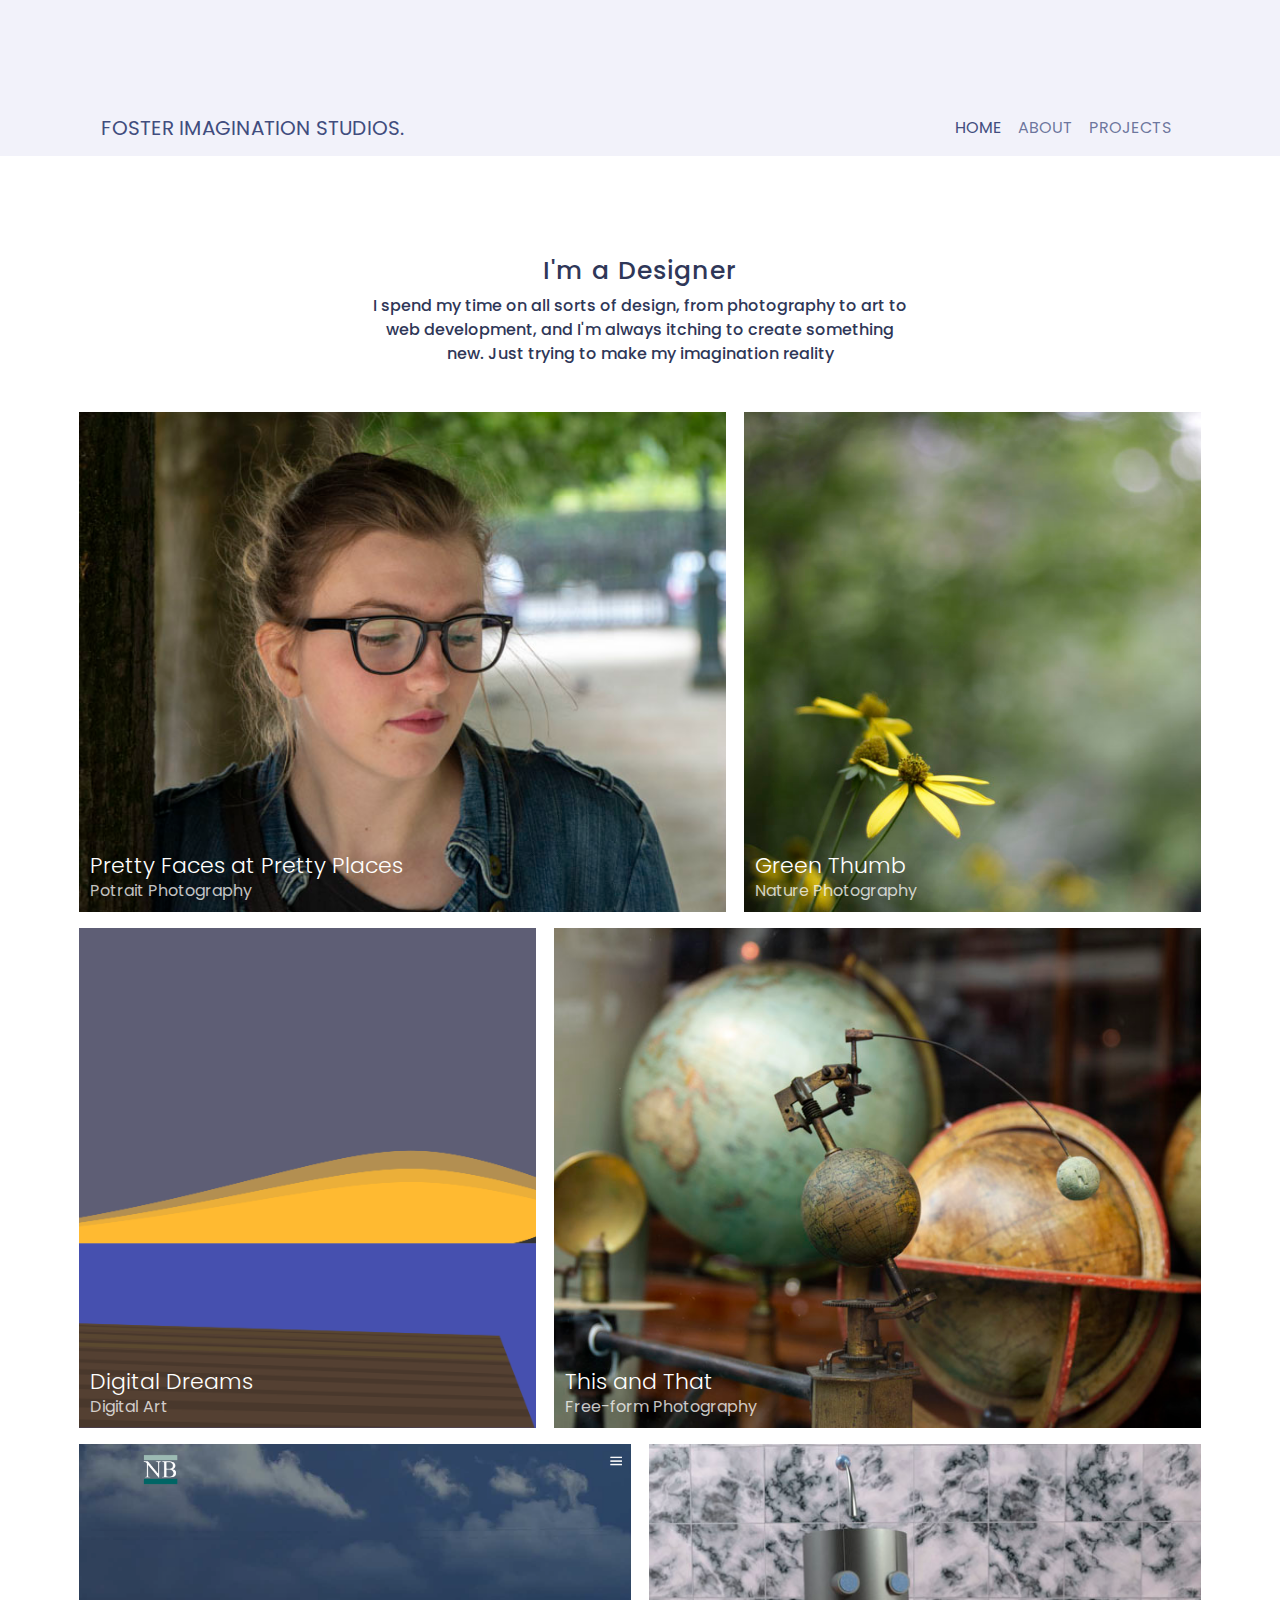
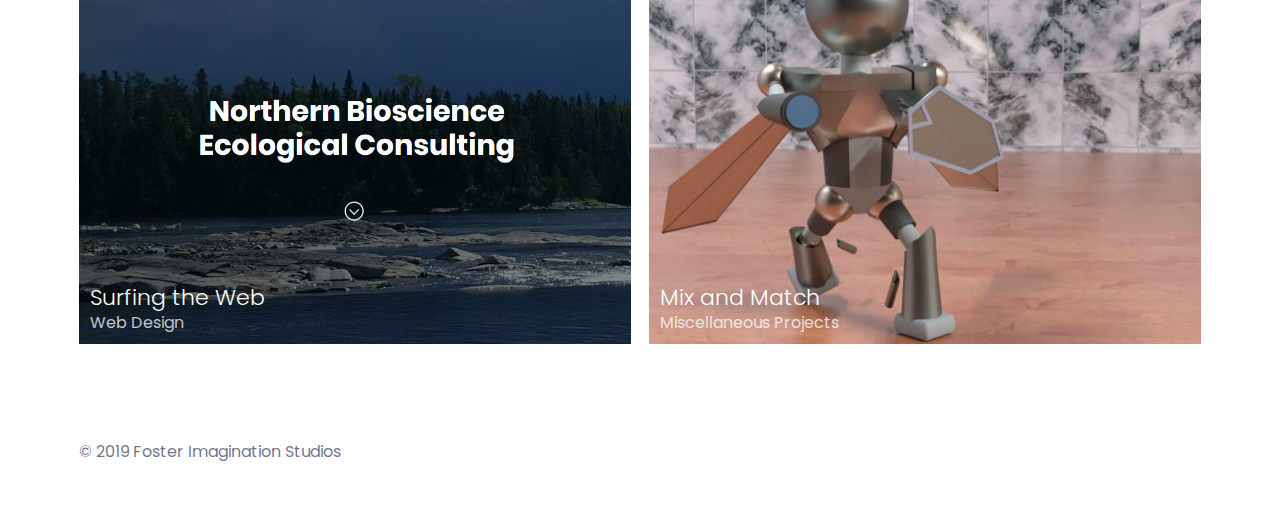
<file: index.html>
<!doctype html>
<html lang="en">

<head>
    <!-- Required meta tags -->
    <meta charset="utf-8">
    <meta name="viewport" content="width=device-width, initial-scale=1, shrink-to-fit=no">

    <!-- Bootstrap CSS -->
    <link rel="stylesheet" href="https://stackpath.bootstrapcdn.com/bootstrap/4.3.1/css/bootstrap.min.css" integrity="sha384-ggOyR0iXCbMQv3Xipma34MD+dH/1fQ784/j6cY/iJTQUOhcWr7x9JvoRxT2MZw1T" crossorigin="anonymous">

    <!-- My CSS -->
    <link rel="stylesheet" href="style.css">

    <!-- Fonts -->
    <link href="https://fonts.googleapis.com/css?family=Poppins:300, 400" rel="stylesheet">

    <!--Icons-->
    <link rel="stylesheet" href="https://use.fontawesome.com/releases/v5.8.1/css/all.css" integrity="sha384-50oBUHEmvpQ+1lW4y57PTFmhCaXp0ML5d60M1M7uH2+nqUivzIebhndOJK28anvf" crossorigin="anonymous">

    <link rel="apple-touch-icon" sizes="180x180" href="/apple-touch-icon.png">
    <link rel="icon" type="image/png" sizes="32x32" href="/favicon-32x32.png">
    <link rel="icon" type="image/png" sizes="16x16" href="/favicon-16x16.png">
    <link rel="manifest" href="/site.webmanifest">
    <link rel="mask-icon" href="/safari-pinned-tab.svg" color="#5bbad5">
    <meta name="msapplication-TileColor" content="#00aba9">
    <meta name="theme-color" content="#c97eff">


    <!-- Twitter Cards - Ref: https://davidwalsh.name/twitter-cards -->
    <meta name="twitter:card" content="summary">
    <meta name="twitter:url" content="https://undeadsquirtle.github.io/portfolio/">
    <meta name="twitter:title" content="Foster Imagination Studios">
    <meta name="twitter:description" content="Portfolio of Aelin Foster">
    <meta name="twitter:image" content="http://fosterimagination.com/img/logo.png">
    
    
    
    <!-- Global site tag (gtag.js) - Google Analytics -->
<script async src="https://www.googletagmanager.com/gtag/js?id=UA-138500403-1"></script>
<script>
  window.dataLayer = window.dataLayer || [];
  function gtag(){dataLayer.push(arguments);}
  gtag('js', new Date());

  gtag('config', 'UA-138500403-1');
</script>



    <title>Foster Imagination Studios</title>
</head>

<body>
    <div class="navigation header"></div>
    <div class="navigation sticky-top">
        <div class="container">
            <nav class="navbar navbar-expand-md">
                <a class="navbar-brand" href="index.html">FOSTER IMAGINATION STUDIOS.</a>
                <button class="navbar-toggler navbar-light" type="button" data-toggle="collapse" data-target="#navbarNavAltMarkup" aria-controls="navbarNavAltMarkup" aria-expanded="false" aria-label="Toggle navigation">
                    <span class="navbar-toggler-icon"></span>
                </button>
                <div class="collapse navbar-collapse" id="navbarNavAltMarkup">
                    <div class="navbar-nav ml-auto">
                        <a class="nav-item nav-link active" href="index.html">HOME <span class="sr-only">(current)</span></a>
                        <a class="nav-item nav-link" href="about.html">ABOUT</a>
                        <a class="nav-item nav-link" href="projects.html">PROJECTS</a>
                    </div>
                </div>
            </nav>
        </div>
    </div>
    <div class="container content">
        <div class="row intro">
            <div class="col-lg-3 col-md-2"></div>
            <div class="col-lg-6 col-md-8">
                <h2>I'm a Designer</h2>
                <p>I spend my time on all sorts of design, from photography to art to web development, and I'm always itching to create something new. Just trying to make my imagination reality</p>
            </div>
            <div class="col-lg-3 col-md-2"></div>
        </div>
        <div class="showcase">
            <div class="row gutter-fix">
                <div class="col-lg-7">
                    <a href="portraits.html" class="bg-img" style="background-image: url(img/eu-21.jpg);">
                        <div class="project-title">
                            <h2>Pretty Faces at Pretty Places</h2>
                            <p>Potrait Photography</p>
                        </div>
                    </a>
                </div>
                <div class="col-lg-5">
                    <a href="nature.html" class="bg-img" style="background-image: url(img/clear-05.jpg);">
                        <div class="project-title">
                            <h2>Green Thumb</h2>
                            <p>Nature Photography</p>
                        </div>
                    </a>
                </div>
                <div class="col-lg-5">
                    <a href="#" class="bg-img" style="background-image: url(img/art-01.png);">
                        <div class="project-title">
                            <h2>Digital Dreams</h2>
                            <p>Digital Art</p>
                        </div>
                    </a>
                </div>
                <div class="col-lg-7">
                    <a href="#" class="bg-img" style="background-image: url(img/eu-03.jpg);">
                        <div class="project-title">
                            <h2>This and That</h2>
                            <p>Free-form Photography</p>
                        </div>
                    </a>
                </div>
                <div class="col-lg-6">
                    <a href="#" class="bg-img" style="background-image: url(img/nb-1.png);">
                        <div class="project-title">
                            <h2>Surfing the Web</h2>
                            <p>Web Design</p>
                        </div>
                    </a>
                </div>
                <div class="col-lg-6">
                    <a href="misc.html" class="bg-img" style="background-image: url(img/misc-01.jpg);">
                        <div class="project-title">
                            <h2>Mix and Match</h2>
                            <p>Miscellaneous Projects</p>
                        </div>
                    </a>
                </div>
            </div>
        </div>
    </div>
    <footer>
        <div class="container">
            <div class="row gutter-fix">
                <div class="col-9">
                    <p>&copy; 2019 Foster Imagination Studios</p>
                </div>
                <div class="col-3">
                    <div class="d-flex flex-row-reverse">
                        <div>
                            <a class="social" href="https://www.instagram.com/ambfoster/" target="_blank">
                                <i class="fab fa-instagram"></i>
                            </a>
                        </div>
                        <div>
                            <a class="social" href="https://www.linkedin.com/in/ambfoster/" target="_blank">
                                <i class="fab fa-linkedin-in"></i>
                            </a>
                        </div>
                    </div>
                </div>
            </div>
        </div>
    </footer>

    <!-- Optional JavaScript -->
    <!-- jQuery first, then Popper.js, then Bootstrap JS -->
    <script src="https://code.jquery.com/jquery-3.3.1.slim.min.js" integrity="sha384-q8i/X+965DzO0rT7abK41JStQIAqVgRVzpbzo5smXKp4YfRvH+8abtTE1Pi6jizo" crossorigin="anonymous"></script>
    <script src="https://cdnjs.cloudflare.com/ajax/libs/popper.js/1.14.7/umd/popper.min.js" integrity="sha384-UO2eT0CpHqdSJQ6hJty5KVphtPhzWj9WO1clHTMGa3JDZwrnQq4sF86dIHNDz0W1" crossorigin="anonymous"></script>
    <script src="https://stackpath.bootstrapcdn.com/bootstrap/4.3.1/js/bootstrap.min.js" integrity="sha384-JjSmVgyd0p3pXB1rRibZUAYoIIy6OrQ6VrjIEaFf/nJGzIxFDsf4x0xIM+B07jRM" crossorigin="anonymous"></script>
</body>

</html>
</file>
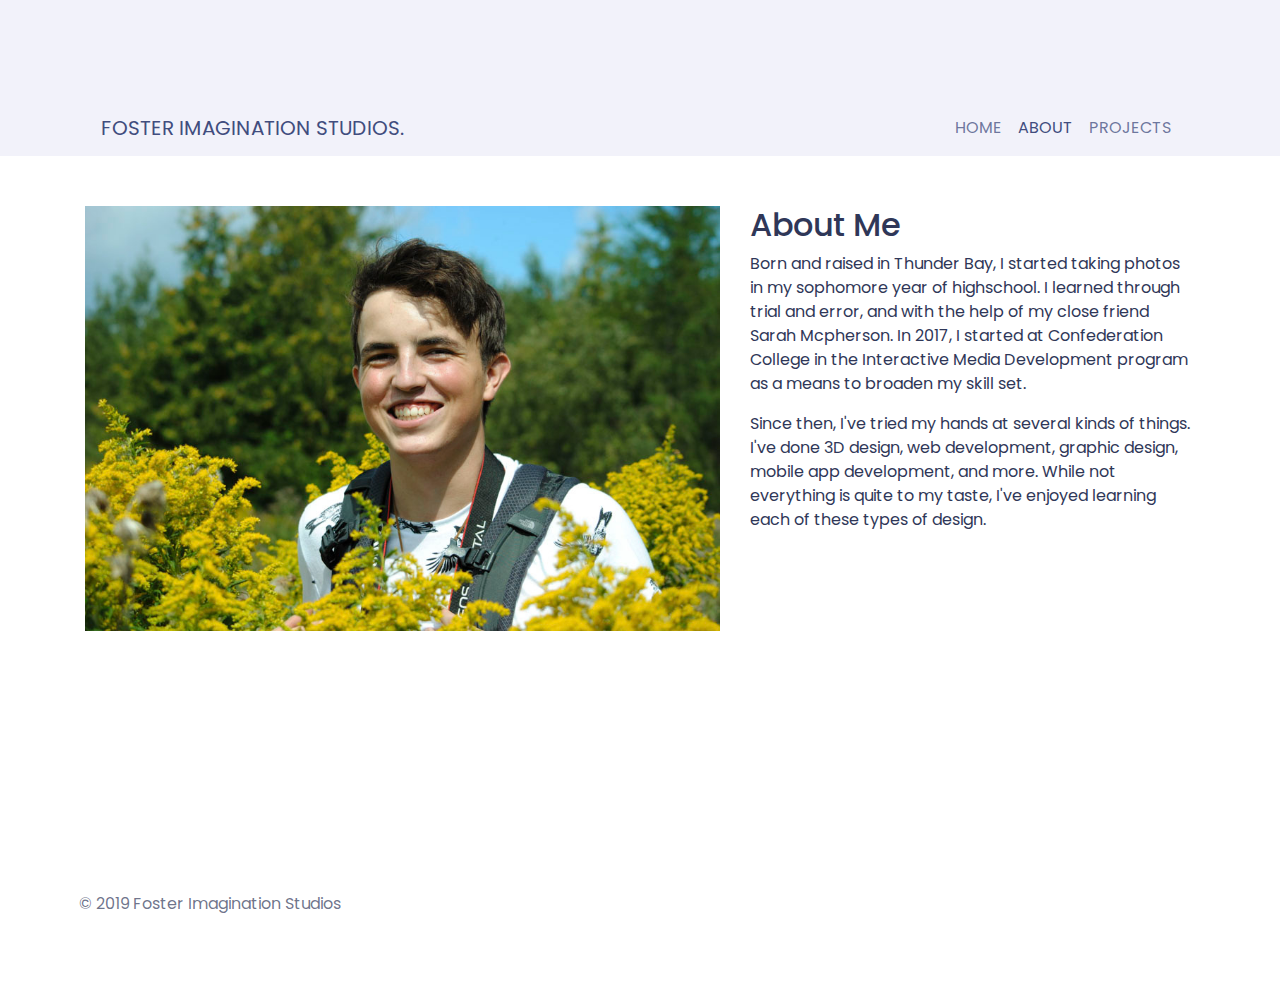
<file: about.html>
<!doctype html>
<html lang="en">

<head>
    <!-- Required meta tags -->
    <meta charset="utf-8">
    <meta name="viewport" content="width=device-width, initial-scale=1, shrink-to-fit=no">

    <!-- Bootstrap CSS -->
    <link rel="stylesheet" href="https://stackpath.bootstrapcdn.com/bootstrap/4.3.1/css/bootstrap.min.css" integrity="sha384-ggOyR0iXCbMQv3Xipma34MD+dH/1fQ784/j6cY/iJTQUOhcWr7x9JvoRxT2MZw1T" crossorigin="anonymous">

    <!-- My CSS -->
    <link rel="stylesheet" href="style.css">

    <!-- Fonts -->
    <link href="https://fonts.googleapis.com/css?family=Poppins:300, 400" rel="stylesheet">

    <!--Icons-->
    <link rel="stylesheet" href="https://use.fontawesome.com/releases/v5.8.1/css/all.css" integrity="sha384-50oBUHEmvpQ+1lW4y57PTFmhCaXp0ML5d60M1M7uH2+nqUivzIebhndOJK28anvf" crossorigin="anonymous">

  
    <link rel="apple-touch-icon" sizes="180x180" href="/apple-touch-icon.png">
    <link rel="icon" type="image/png" sizes="32x32" href="/favicon-32x32.png">
    <link rel="icon" type="image/png" sizes="16x16" href="/favicon-16x16.png">
    <link rel="manifest" href="/site.webmanifest">
    <link rel="mask-icon" href="/safari-pinned-tab.svg" color="#5bbad5">
    <meta name="msapplication-TileColor" content="#00aba9">
    <meta name="theme-color" content="#c97eff">
   
   
    <title>About | FI Studios</title>
</head>

<body>
    <div class="navigation header"></div>
    <div class="navigation sticky-top">
        <div class="container">
            <nav class="navbar navbar-expand-md">
                <a class="navbar-brand" href="#">FOSTER IMAGINATION STUDIOS.</a>
                <button class="navbar-toggler navbar-light" type="button" data-toggle="collapse" data-target="#navbarNavAltMarkup" aria-controls="navbarNavAltMarkup" aria-expanded="false" aria-label="Toggle navigation">
                    <span class="navbar-toggler-icon"></span>
                </button>
                <div class="collapse navbar-collapse" id="navbarNavAltMarkup">
                    <div class="navbar-nav ml-auto">
                        <a class="nav-item nav-link" href="index.html">HOME</a>
                        <a class="nav-item nav-link active" href="about.html">ABOUT <span class="sr-only">(current)</span></a>
                        <a class="nav-item nav-link" href="projects.html">PROJECTS</a>
                    </div>
                </div>
            </nav>
        </div>
    </div>
    <div class="container content about">
        <div class="row">
            <div class="col-lg-7">
                <img src="img/me.jpg" class="img-fluid profile-img" alt="Adam Foster">
            </div>
            <div class="col-lg-5">
                <h2>About Me</h2>
                <p>Born and raised in Thunder Bay, I started taking photos in my sophomore year of highschool. I learned through trial and error, and with the help of my close friend Sarah Mcpherson. In 2017, I started at Confederation College in the Interactive Media Development program as a means to broaden my skill set.</p>
                <p>Since then, I've tried my hands at several kinds of things. I've done 3D design, web development, graphic design, mobile app development, and more. While not everything is quite to my taste, I've enjoyed learning each of these types of design.</p>
            </div>
        </div>
        <div class="contact">
        <h2><br></h2>
        <h2><br></h2>
        <h2><br></h2>
        </div>
    </div>
    <footer>
        <div class="container">
            <div class="row gutter-fix">
                <div class="col-9">
                    <p>&copy; 2019 Foster Imagination Studios</p>
                </div>
                <div class="col-3">
                    <div class="d-flex flex-row-reverse">
                        <div>
                            <a class="social" href="https://www.instagram.com/ambfoster/" target="_blank">
                                <i class="fab fa-instagram"></i>
                            </a>
                        </div>
                        <div>
                            <a class="social" href="https://www.linkedin.com/in/ambfoster/" target="_blank">
                                <i class="fab fa-linkedin-in"></i>
                            </a>
                        </div>
                    </div>
                </div>
            </div>
        </div>
    </footer>

    <!-- Optional JavaScript -->
    <!-- jQuery first, then Popper.js, then Bootstrap JS -->
    <script src="https://code.jquery.com/jquery-3.3.1.slim.min.js" integrity="sha384-q8i/X+965DzO0rT7abK41JStQIAqVgRVzpbzo5smXKp4YfRvH+8abtTE1Pi6jizo" crossorigin="anonymous"></script>
    <script src="https://cdnjs.cloudflare.com/ajax/libs/popper.js/1.14.7/umd/popper.min.js" integrity="sha384-UO2eT0CpHqdSJQ6hJty5KVphtPhzWj9WO1clHTMGa3JDZwrnQq4sF86dIHNDz0W1" crossorigin="anonymous"></script>
    <script src="https://stackpath.bootstrapcdn.com/bootstrap/4.3.1/js/bootstrap.min.js" integrity="sha384-JjSmVgyd0p3pXB1rRibZUAYoIIy6OrQ6VrjIEaFf/nJGzIxFDsf4x0xIM+B07jRM" crossorigin="anonymous"></script>
</body>

</html>
</file>
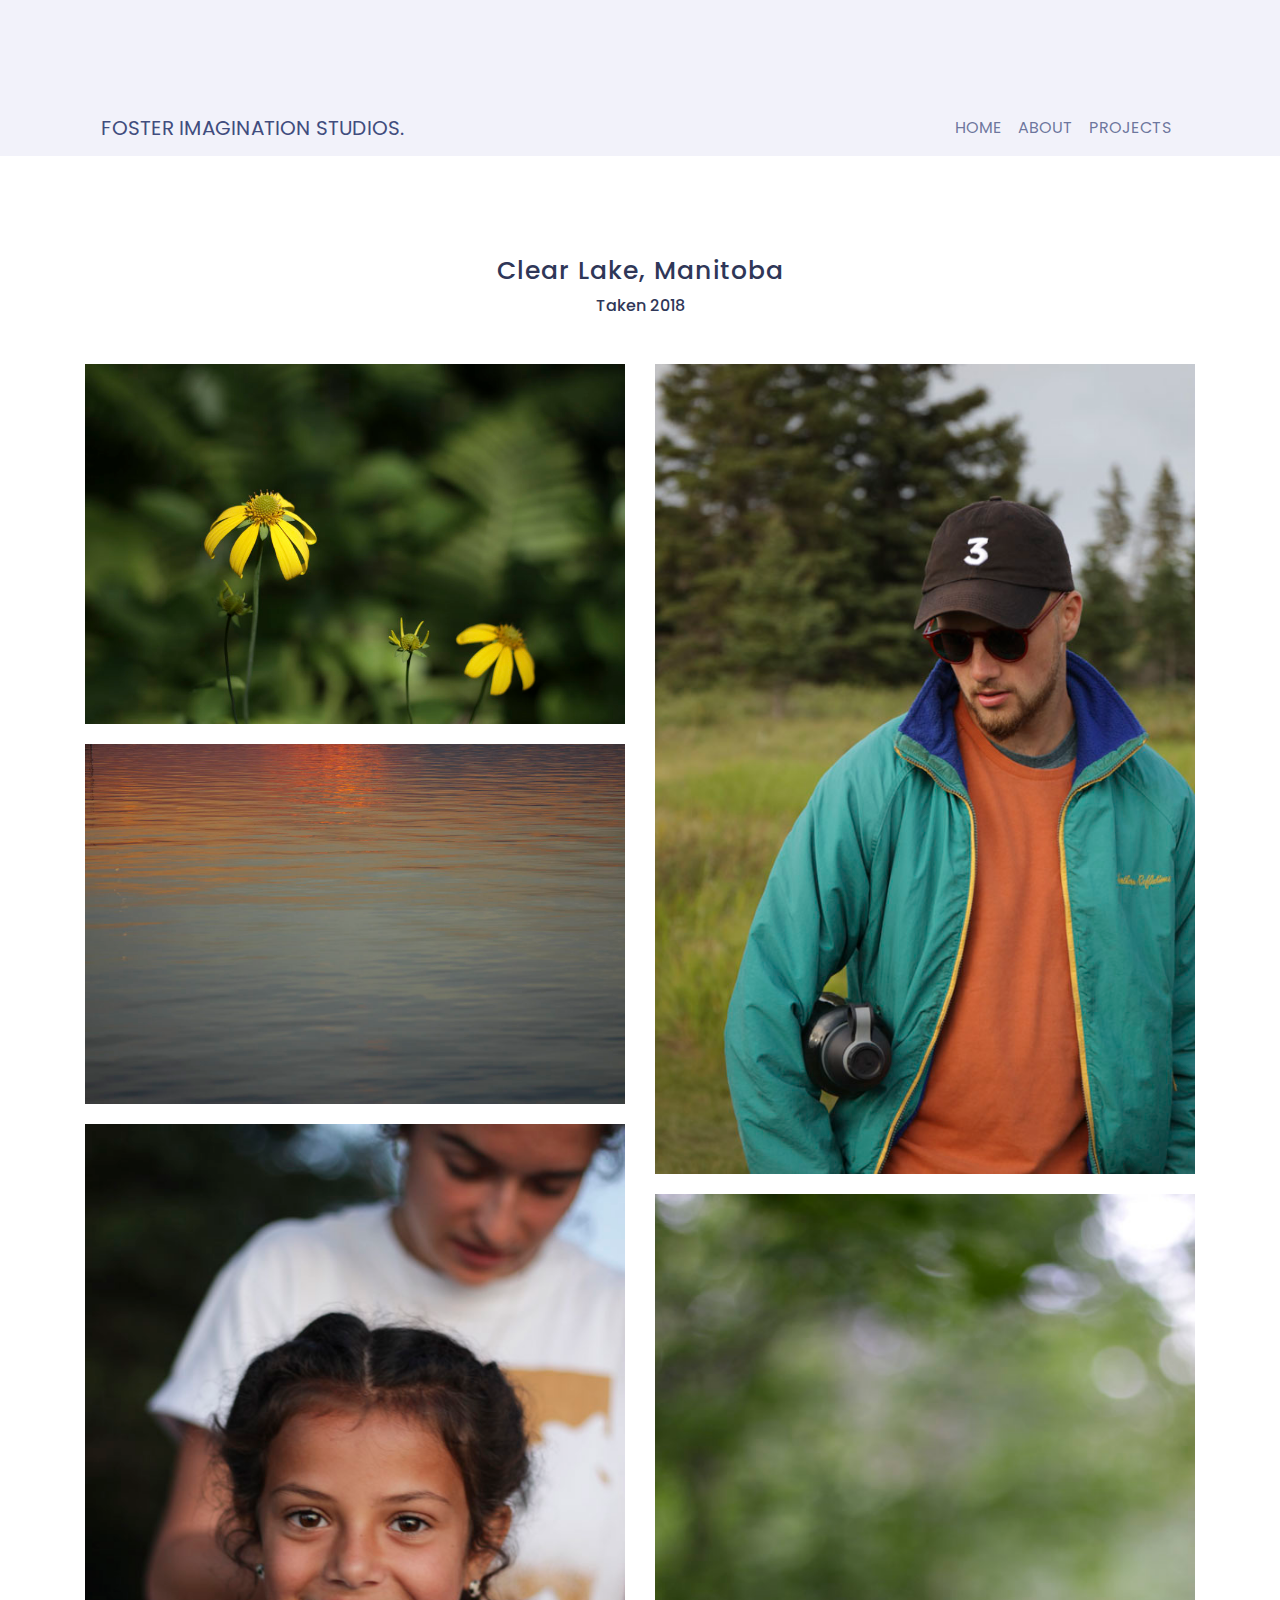
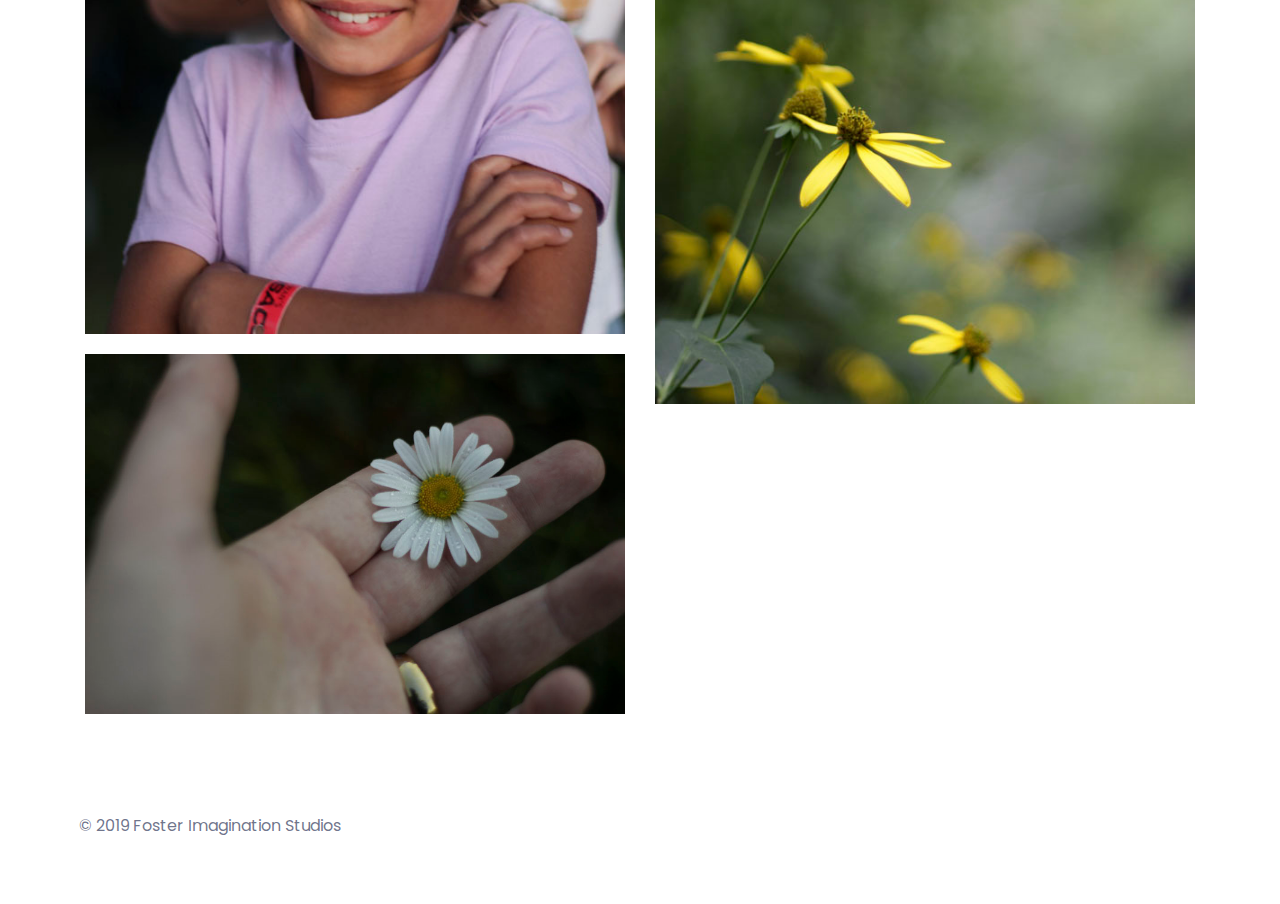
<file: clear.html>
<!doctype html>
<html lang="en">

<head>
    <!-- Required meta tags -->
    <meta charset="utf-8">
    <meta name="viewport" content="width=device-width, initial-scale=1, shrink-to-fit=no">

    <!-- Bootstrap CSS -->
    <link rel="stylesheet" href="https://stackpath.bootstrapcdn.com/bootstrap/4.3.1/css/bootstrap.min.css" integrity="sha384-ggOyR0iXCbMQv3Xipma34MD+dH/1fQ784/j6cY/iJTQUOhcWr7x9JvoRxT2MZw1T" crossorigin="anonymous">

    <!-- My CSS -->
    <link rel="stylesheet" href="style.css">

    <!-- Fonts -->
    <link href="https://fonts.googleapis.com/css?family=Poppins:300, 400" rel="stylesheet">

    <!--Icons-->
    <link rel="stylesheet" href="https://use.fontawesome.com/releases/v5.8.1/css/all.css" integrity="sha384-50oBUHEmvpQ+1lW4y57PTFmhCaXp0ML5d60M1M7uH2+nqUivzIebhndOJK28anvf" crossorigin="anonymous">

    <link rel="apple-touch-icon" sizes="180x180" href="/apple-touch-icon.png">
    <link rel="icon" type="image/png" sizes="32x32" href="/favicon-32x32.png">
    <link rel="icon" type="image/png" sizes="16x16" href="/favicon-16x16.png">
    <link rel="manifest" href="/site.webmanifest">
    <link rel="mask-icon" href="/safari-pinned-tab.svg" color="#5bbad5">
    <meta name="msapplication-TileColor" content="#00aba9">
    <meta name="theme-color" content="#c97eff">

    <title>Foster Imagination Studios</title>
</head>

<body>
    <div class="navigation header"></div>
    <div class="navigation sticky-top">
        <div class="container">
            <nav class="navbar navbar-expand-md">
                <a class="navbar-brand" href="index.html">FOSTER IMAGINATION STUDIOS.</a>
                <button class="navbar-toggler navbar-light" type="button" data-toggle="collapse" data-target="#navbarNavAltMarkup" aria-controls="navbarNavAltMarkup" aria-expanded="false" aria-label="Toggle navigation">
                    <span class="navbar-toggler-icon"></span>
                </button>
                <div class="collapse navbar-collapse" id="navbarNavAltMarkup">
                    <div class="navbar-nav ml-auto">
                        <a class="nav-item nav-link" href="index.html">HOME</a>
                        <a class="nav-item nav-link" href="about.html">ABOUT</a>
                        <a class="nav-item nav-link" href="projects.html">PROJECTS</a>
                    </div>
                </div>
            </nav>
        </div>
    </div>
    <div class="container content">
        <div class="row intro">
            <div class="col-lg-3 col-md-2"></div>
            <div class="col-lg-6 col-md-8">
                <h2>Clear Lake, Manitoba</h2>
                <p>Taken 2018</p>
            </div>
            <div class="col-lg-3 col-md-2"></div>
        </div>
        <div class="showcase">
            <div class="row ">
                <div class="col-md-6">
                    <img class="photos" src="img/clear-01.jpg">
                    <img class="photos" src="img/clear-02.jpg">
                    <img class="photos" src="img/clear-03.jpg">
                    <img class="photos" src="img/clear-06.jpg">
                </div>
                <div class="col-md-6">
                    <img class="photos" src="img/clear-04.jpg">
                    <img class="photos" src="img/clear-05.jpg">
                </div>
            </div>
        </div>
    </div>
    <footer>
        <div class="container">
            <div class="row gutter-fix">
                <div class="col-9">
                    <p>&copy; 2019 Foster Imagination Studios</p>
                </div>
                <div class="col-3">
                    <div class="d-flex flex-row-reverse">
                        <div>
                            <a class="social" href="https://www.instagram.com/ambfoster/" target="_blank">
                                <i class="fab fa-instagram"></i>
                            </a>
                        </div>
                        <div>
                            <a class="social" href="https://www.linkedin.com/in/ambfoster/" target="_blank">
                                <i class="fab fa-linkedin-in"></i>
                            </a>
                        </div>
                    </div>
                </div>
            </div>
        </div>
    </footer>

    <!-- Optional JavaScript -->
    <!-- jQuery first, then Popper.js, then Bootstrap JS -->
    <script src="https://code.jquery.com/jquery-3.3.1.slim.min.js" integrity="sha384-q8i/X+965DzO0rT7abK41JStQIAqVgRVzpbzo5smXKp4YfRvH+8abtTE1Pi6jizo" crossorigin="anonymous"></script>
    <script src="https://cdnjs.cloudflare.com/ajax/libs/popper.js/1.14.7/umd/popper.min.js" integrity="sha384-UO2eT0CpHqdSJQ6hJty5KVphtPhzWj9WO1clHTMGa3JDZwrnQq4sF86dIHNDz0W1" crossorigin="anonymous"></script>
    <script src="https://stackpath.bootstrapcdn.com/bootstrap/4.3.1/js/bootstrap.min.js" integrity="sha384-JjSmVgyd0p3pXB1rRibZUAYoIIy6OrQ6VrjIEaFf/nJGzIxFDsf4x0xIM+B07jRM" crossorigin="anonymous"></script>
</body>

</html>
</file>
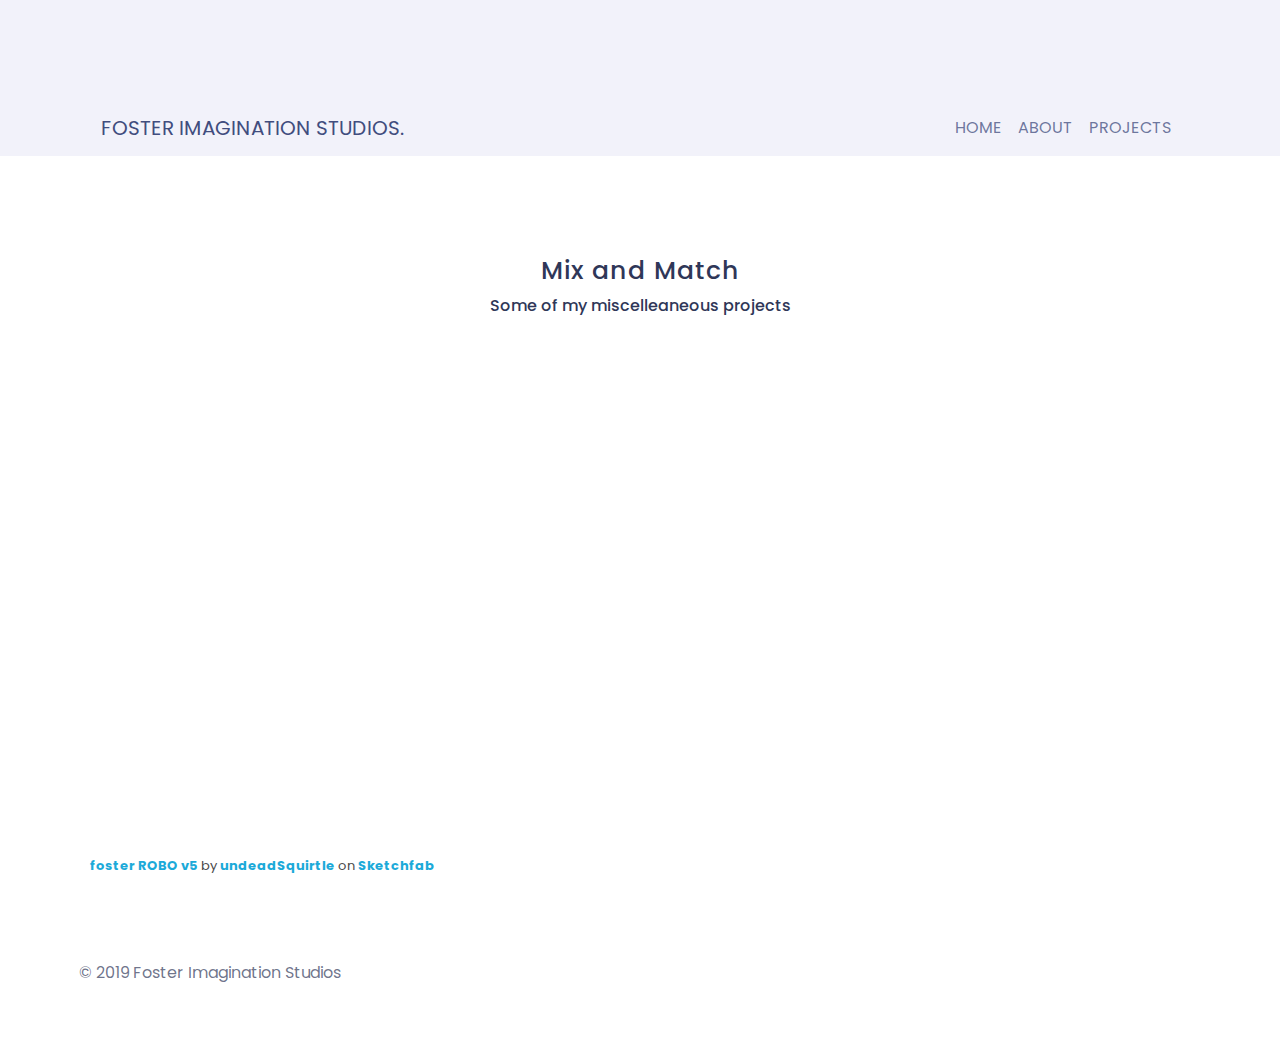
<file: misc.html>
<!doctype html>
<html lang="en">

<head>
    <!-- Required meta tags -->
    <meta charset="utf-8">
    <meta name="viewport" content="width=device-width, initial-scale=1, shrink-to-fit=no">

    <!-- Bootstrap CSS -->
    <link rel="stylesheet" href="https://stackpath.bootstrapcdn.com/bootstrap/4.3.1/css/bootstrap.min.css" integrity="sha384-ggOyR0iXCbMQv3Xipma34MD+dH/1fQ784/j6cY/iJTQUOhcWr7x9JvoRxT2MZw1T" crossorigin="anonymous">

    <!-- My CSS -->
    <link rel="stylesheet" href="style.css">

    <!-- Fonts -->
    <link href="https://fonts.googleapis.com/css?family=Poppins:300, 400" rel="stylesheet">

    <!--Icons-->
    <link rel="stylesheet" href="https://use.fontawesome.com/releases/v5.8.1/css/all.css" integrity="sha384-50oBUHEmvpQ+1lW4y57PTFmhCaXp0ML5d60M1M7uH2+nqUivzIebhndOJK28anvf" crossorigin="anonymous">

    <link rel="apple-touch-icon" sizes="180x180" href="/apple-touch-icon.png">
    <link rel="icon" type="image/png" sizes="32x32" href="/favicon-32x32.png">
    <link rel="icon" type="image/png" sizes="16x16" href="/favicon-16x16.png">
    <link rel="manifest" href="/site.webmanifest">
    <link rel="mask-icon" href="/safari-pinned-tab.svg" color="#5bbad5">
    <meta name="msapplication-TileColor" content="#00aba9">
    <meta name="theme-color" content="#c97eff">

    <title>Foster Imagination Studios</title>
</head>

<body>
    <div class="navigation header"></div>
    <div class="navigation sticky-top">
        <div class="container">
            <nav class="navbar navbar-expand-md">
                <a class="navbar-brand" href="index.html">FOSTER IMAGINATION STUDIOS.</a>
                <button class="navbar-toggler navbar-light" type="button" data-toggle="collapse" data-target="#navbarNavAltMarkup" aria-controls="navbarNavAltMarkup" aria-expanded="false" aria-label="Toggle navigation">
                    <span class="navbar-toggler-icon"></span>
                </button>
                <div class="collapse navbar-collapse" id="navbarNavAltMarkup">
                    <div class="navbar-nav ml-auto">
                        <a class="nav-item nav-link" href="index.html">HOME</a>
                        <a class="nav-item nav-link" href="about.html">ABOUT</a>
                        <a class="nav-item nav-link" href="projects.html">PROJECTS</a>
                    </div>
                </div>
            </nav>
        </div>
    </div>
    <div class="container content">
        <div class="row intro">
            <div class="col-lg-3 col-md-2"></div>
            <div class="col-lg-6 col-md-8">
                <h2>Mix and Match</h2>
                <p>Some of my miscelleaneous projects</p>
            </div>
            <div class="col-lg-3 col-md-2"></div>
        </div>
        <div class="showcase">
            <div class="row ">
                <div class="col-md-6">
                    <div class="sketchfab-embed-wrapper"><iframe width="640" height="480" src="https://sketchfab.com/models/e795cba757624621b0533b30898c7c34/embed" frameborder="0" allow="autoplay; fullscreen; vr" mozallowfullscreen="true" webkitallowfullscreen="true"></iframe>

                        <p style="font-size: 13px; font-weight: normal; margin: 5px; color: #4A4A4A;">
                            <a href="https://sketchfab.com/3d-models/foster-robo-v5-e795cba757624621b0533b30898c7c34?utm_medium=embed&utm_source=website&utm_campaign=share-popup" target="_blank" style="font-weight: bold; color: #1CAAD9;">foster ROBO v5</a>
                            by <a href="https://sketchfab.com/undeadSquirtle?utm_medium=embed&utm_source=website&utm_campaign=share-popup" target="_blank" style="font-weight: bold; color: #1CAAD9;">undeadSquirtle</a>
                            on <a href="https://sketchfab.com?utm_medium=embed&utm_source=website&utm_campaign=share-popup" target="_blank" style="font-weight: bold; color: #1CAAD9;">Sketchfab</a>
                        </p>
                    </div>
                </div>
            </div>
        </div>
    </div>
    <footer>
        <div class="container">
            <div class="row gutter-fix">
                <div class="col-9">
                    <p>&copy; 2019 Foster Imagination Studios</p>
                </div>
                <div class="col-3">
                    <div class="d-flex flex-row-reverse">
                        <div>
                            <a class="social" href="https://www.instagram.com/ambfoster/" target="_blank">
                                <i class="fab fa-instagram"></i>
                            </a>
                        </div>
                        <div>
                            <a class="social" href="https://www.linkedin.com/in/ambfoster/" target="_blank">
                                <i class="fab fa-linkedin-in"></i>
                            </a>
                        </div>
                    </div>
                </div>
            </div>
        </div>
    </footer>

    <!-- Optional JavaScript -->
    <!-- jQuery first, then Popper.js, then Bootstrap JS -->
    <script src="https://code.jquery.com/jquery-3.3.1.slim.min.js" integrity="sha384-q8i/X+965DzO0rT7abK41JStQIAqVgRVzpbzo5smXKp4YfRvH+8abtTE1Pi6jizo" crossorigin="anonymous"></script>
    <script src="https://cdnjs.cloudflare.com/ajax/libs/popper.js/1.14.7/umd/popper.min.js" integrity="sha384-UO2eT0CpHqdSJQ6hJty5KVphtPhzWj9WO1clHTMGa3JDZwrnQq4sF86dIHNDz0W1" crossorigin="anonymous"></script>
    <script src="https://stackpath.bootstrapcdn.com/bootstrap/4.3.1/js/bootstrap.min.js" integrity="sha384-JjSmVgyd0p3pXB1rRibZUAYoIIy6OrQ6VrjIEaFf/nJGzIxFDsf4x0xIM+B07jRM" crossorigin="anonymous"></script>
</body>

</html>
</file>
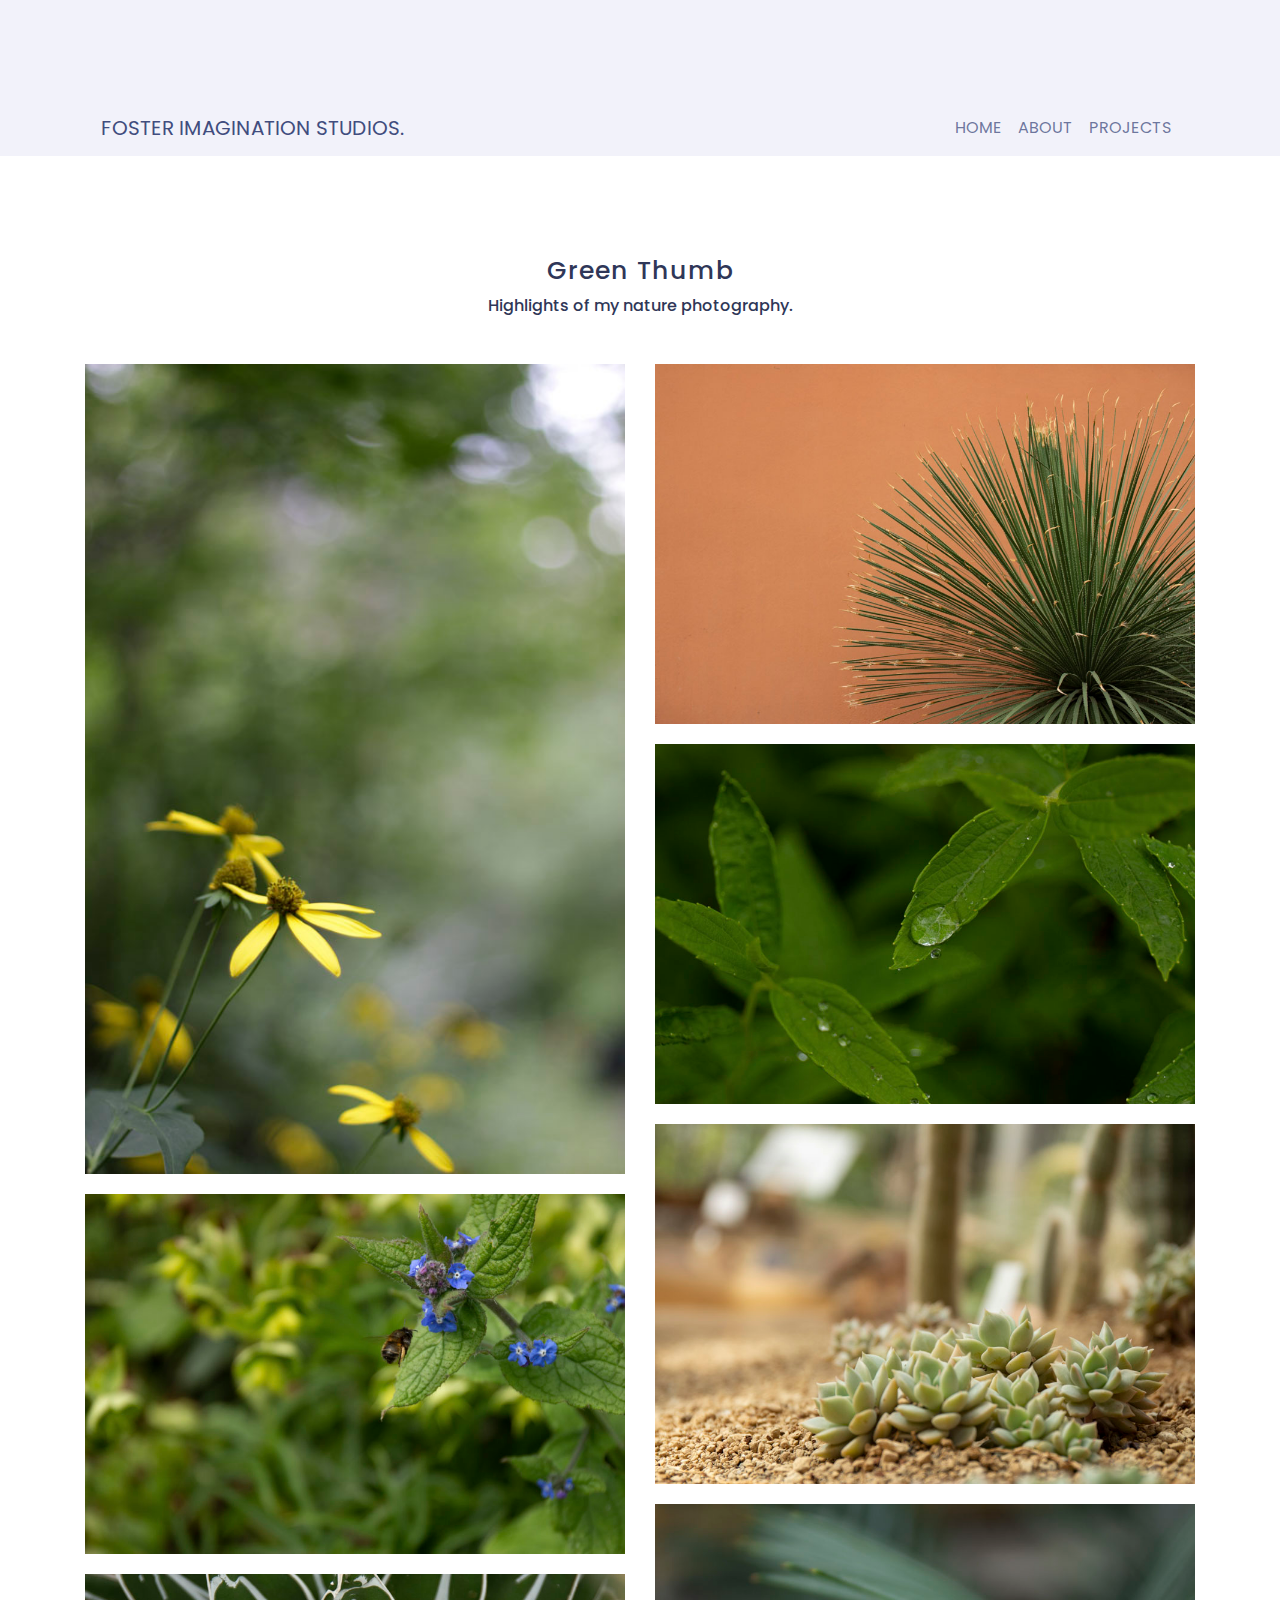
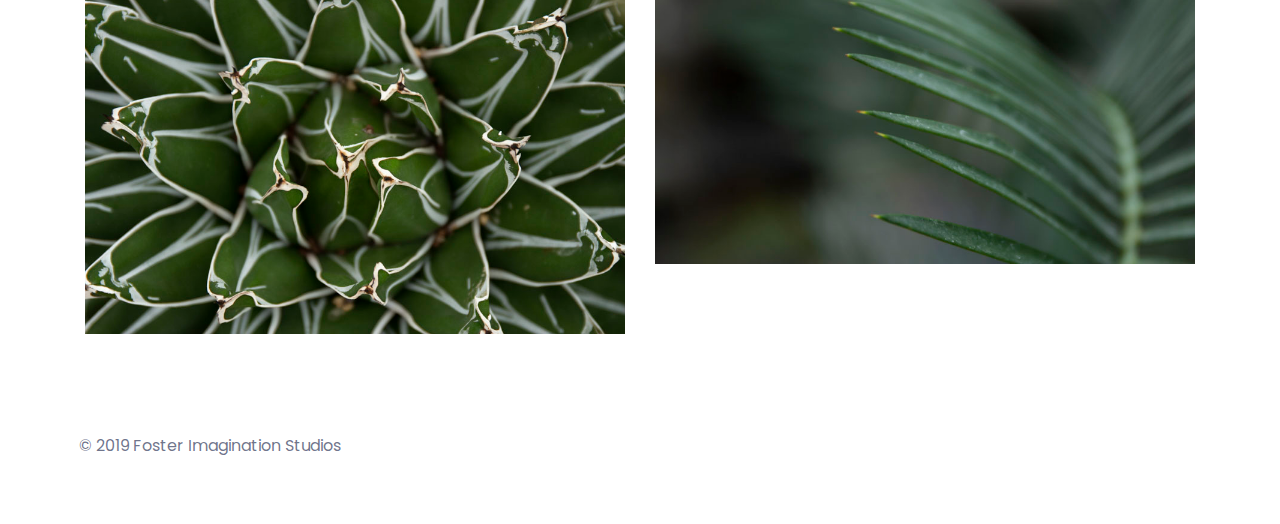
<file: nature.html>
<!doctype html>
<html lang="en">

<head>
    <!-- Required meta tags -->
    <meta charset="utf-8">
    <meta name="viewport" content="width=device-width, initial-scale=1, shrink-to-fit=no">

    <!-- Bootstrap CSS -->
    <link rel="stylesheet" href="https://stackpath.bootstrapcdn.com/bootstrap/4.3.1/css/bootstrap.min.css" integrity="sha384-ggOyR0iXCbMQv3Xipma34MD+dH/1fQ784/j6cY/iJTQUOhcWr7x9JvoRxT2MZw1T" crossorigin="anonymous">

    <!-- My CSS -->
    <link rel="stylesheet" href="style.css">

    <!-- Fonts -->
    <link href="https://fonts.googleapis.com/css?family=Poppins:300, 400" rel="stylesheet">

    <!--Icons-->
    <link rel="stylesheet" href="https://use.fontawesome.com/releases/v5.8.1/css/all.css" integrity="sha384-50oBUHEmvpQ+1lW4y57PTFmhCaXp0ML5d60M1M7uH2+nqUivzIebhndOJK28anvf" crossorigin="anonymous">

    <link rel="apple-touch-icon" sizes="180x180" href="/apple-touch-icon.png">
    <link rel="icon" type="image/png" sizes="32x32" href="/favicon-32x32.png">
    <link rel="icon" type="image/png" sizes="16x16" href="/favicon-16x16.png">
    <link rel="manifest" href="/site.webmanifest">
    <link rel="mask-icon" href="/safari-pinned-tab.svg" color="#5bbad5">
    <meta name="msapplication-TileColor" content="#00aba9">
    <meta name="theme-color" content="#c97eff">

    <title>Foster Imagination Studios</title>
</head>

<body>
    <div class="navigation header"></div>
    <div class="navigation sticky-top">
        <div class="container">
            <nav class="navbar navbar-expand-md">
                <a class="navbar-brand" href="index.html">FOSTER IMAGINATION STUDIOS.</a>
                <button class="navbar-toggler navbar-light" type="button" data-toggle="collapse" data-target="#navbarNavAltMarkup" aria-controls="navbarNavAltMarkup" aria-expanded="false" aria-label="Toggle navigation">
                    <span class="navbar-toggler-icon"></span>
                </button>
                <div class="collapse navbar-collapse" id="navbarNavAltMarkup">
                    <div class="navbar-nav ml-auto">
                        <a class="nav-item nav-link" href="index.html">HOME</a>
                        <a class="nav-item nav-link" href="about.html">ABOUT</a>
                        <a class="nav-item nav-link" href="projects.html">PROJECTS</a>
                    </div>
                </div>
            </nav>
        </div>
    </div>
    <div class="container content">
        <div class="row intro">
            <div class="col-lg-3 col-md-2"></div>
            <div class="col-lg-6 col-md-8">
                <h2>Green Thumb</h2>
                <p>Highlights of my nature photography.</p>
            </div>
            <div class="col-lg-3 col-md-2"></div>
        </div>
        <div class="showcase">
            <div class="row ">
                <div class="col-md-6">
                    <img class="photos" src="img/clear-05.jpg">
                    <img class="photos" src="img/eu-08.jpg">
                    <img class="photos" src="img/eu-11.jpg">
                </div>
                <div class="col-md-6">
                    <img class="photos" src="img/eu-12.jpg">
                    <img class="photos" src="img/eu-14.jpg">
                    <img class="photos" src="img/eu-10.jpg">
                    <img class="photos" src="img/eu-09.jpg">
                </div>
            </div>
        </div>
    </div>
    <footer>
        <div class="container">
            <div class="row gutter-fix">
                <div class="col-9">
                    <p>&copy; 2019 Foster Imagination Studios</p>
                </div>
                <div class="col-3">
                    <div class="d-flex flex-row-reverse">
                        <div>
                            <a class="social" href="https://www.instagram.com/ambfoster/" target="_blank">
                                <i class="fab fa-instagram"></i>
                            </a>
                        </div>
                        <div>
                            <a class="social" href="https://www.linkedin.com/in/ambfoster/" target="_blank">
                                <i class="fab fa-linkedin-in"></i>
                            </a>
                        </div>
                    </div>
                </div>
            </div>
        </div>
    </footer>
    <!-- Optional JavaScript -->
    <!-- jQuery first, then Popper.js, then Bootstrap JS -->
    <script src="https://code.jquery.com/jquery-3.3.1.slim.min.js" integrity="sha384-q8i/X+965DzO0rT7abK41JStQIAqVgRVzpbzo5smXKp4YfRvH+8abtTE1Pi6jizo" crossorigin="anonymous"></script>
    <script src="https://cdnjs.cloudflare.com/ajax/libs/popper.js/1.14.7/umd/popper.min.js" integrity="sha384-UO2eT0CpHqdSJQ6hJty5KVphtPhzWj9WO1clHTMGa3JDZwrnQq4sF86dIHNDz0W1" crossorigin="anonymous"></script>
    <script src="https://stackpath.bootstrapcdn.com/bootstrap/4.3.1/js/bootstrap.min.js" integrity="sha384-JjSmVgyd0p3pXB1rRibZUAYoIIy6OrQ6VrjIEaFf/nJGzIxFDsf4x0xIM+B07jRM" crossorigin="anonymous"></script>
</body>

</html>
</file>
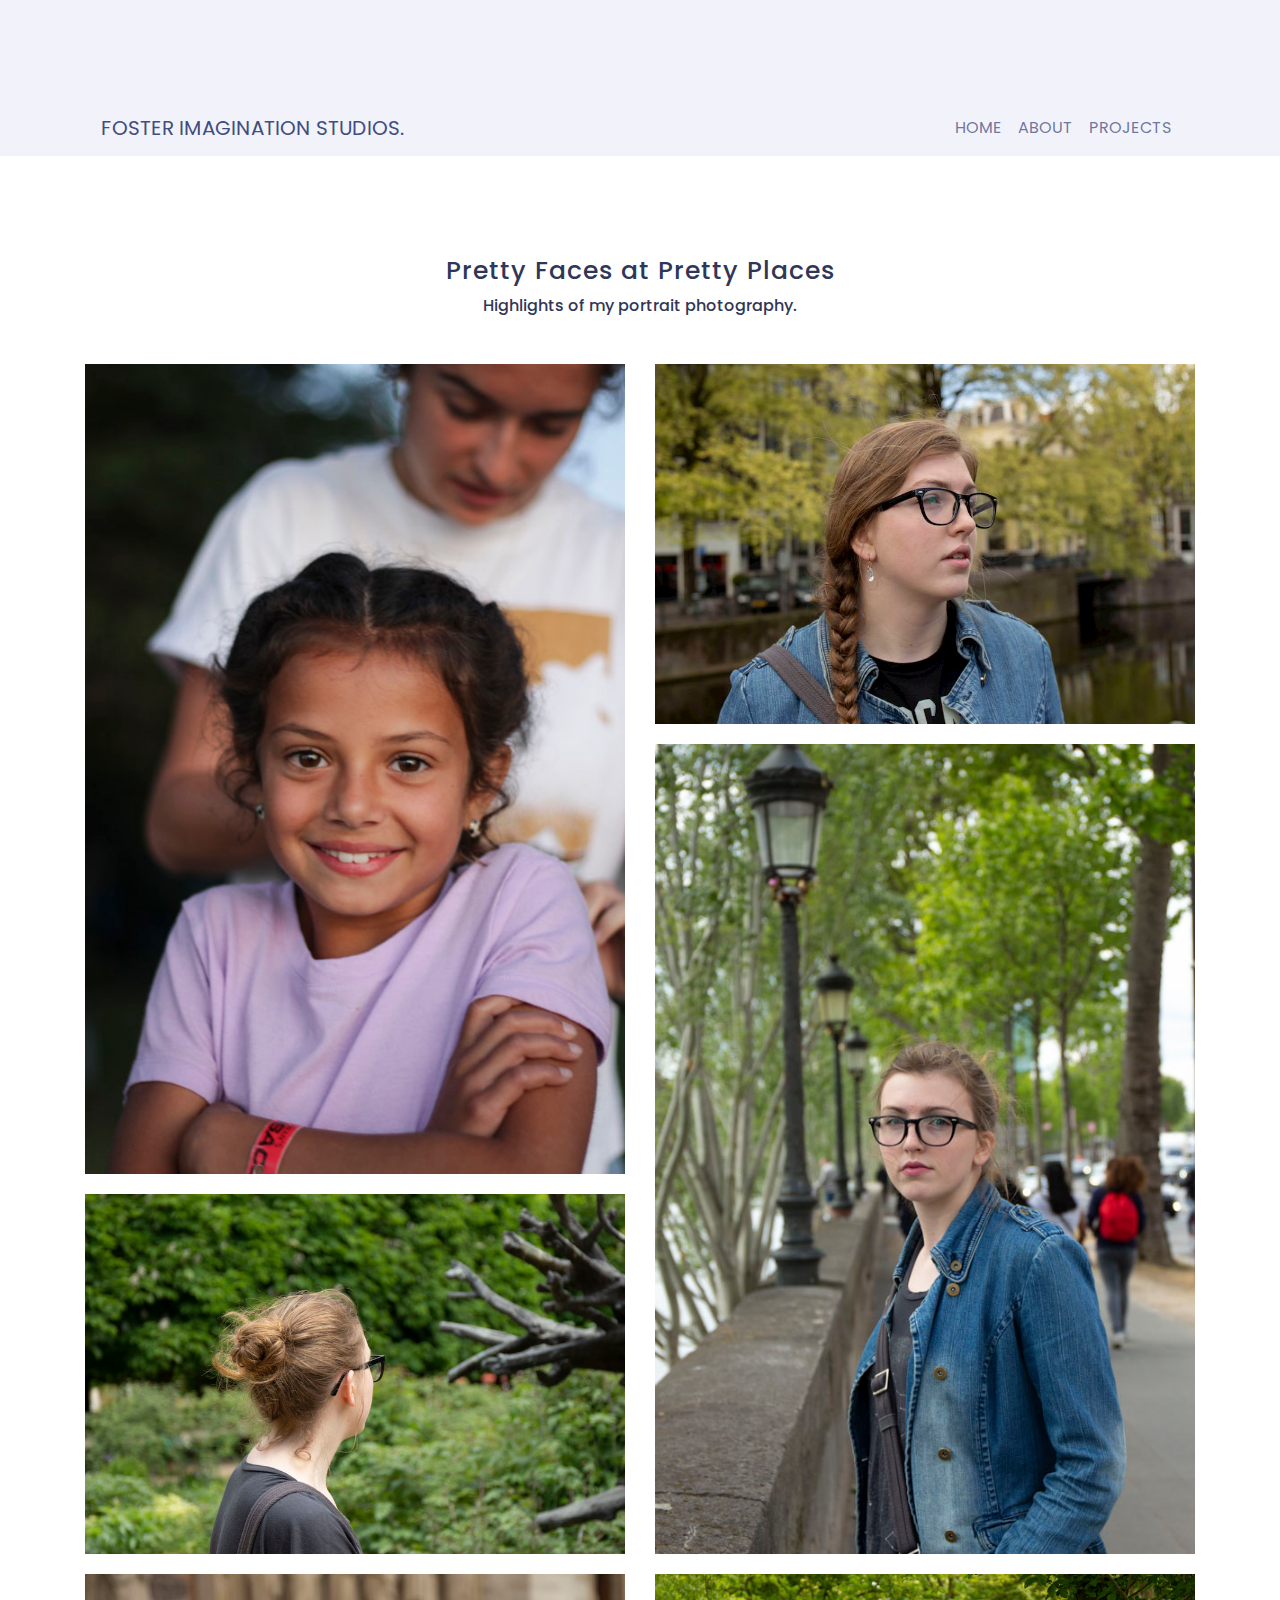
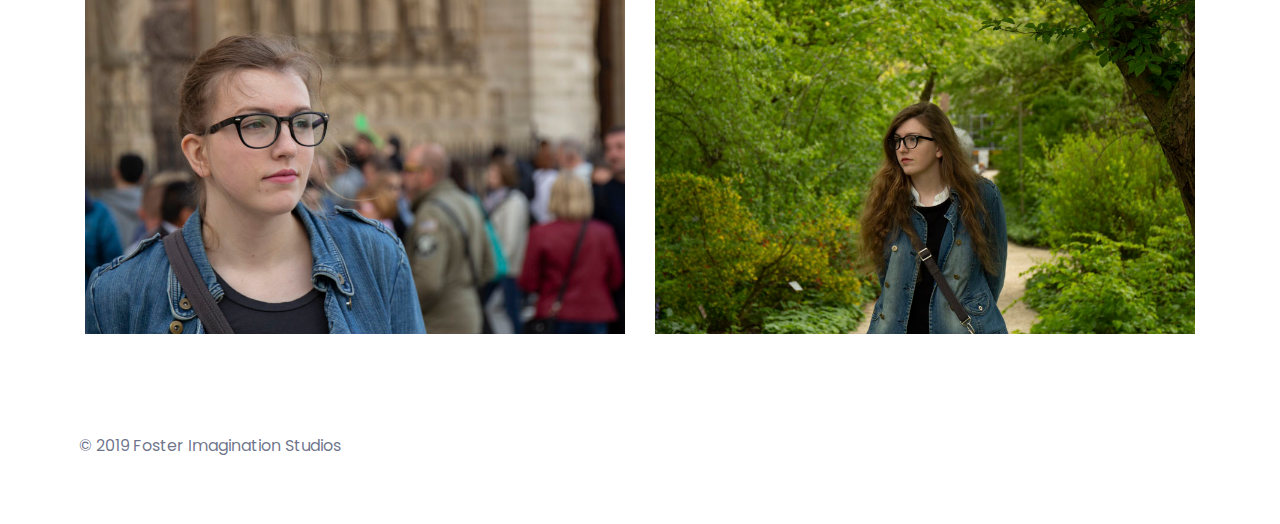
<file: portraits.html>
<!doctype html>
<html lang="en">

<head>
    <!-- Required meta tags -->
    <meta charset="utf-8">
    <meta name="viewport" content="width=device-width, initial-scale=1, shrink-to-fit=no">

    <!-- Bootstrap CSS -->
    <link rel="stylesheet" href="https://stackpath.bootstrapcdn.com/bootstrap/4.3.1/css/bootstrap.min.css" integrity="sha384-ggOyR0iXCbMQv3Xipma34MD+dH/1fQ784/j6cY/iJTQUOhcWr7x9JvoRxT2MZw1T" crossorigin="anonymous">

    <!-- My CSS -->
    <link rel="stylesheet" href="style.css">

    <!-- Fonts -->
    <link href="https://fonts.googleapis.com/css?family=Poppins:300, 400" rel="stylesheet">

    <!--Icons-->
    <link rel="stylesheet" href="https://use.fontawesome.com/releases/v5.8.1/css/all.css" integrity="sha384-50oBUHEmvpQ+1lW4y57PTFmhCaXp0ML5d60M1M7uH2+nqUivzIebhndOJK28anvf" crossorigin="anonymous">

    <link rel="apple-touch-icon" sizes="180x180" href="/apple-touch-icon.png">
    <link rel="icon" type="image/png" sizes="32x32" href="/favicon-32x32.png">
    <link rel="icon" type="image/png" sizes="16x16" href="/favicon-16x16.png">
    <link rel="manifest" href="/site.webmanifest">
    <link rel="mask-icon" href="/safari-pinned-tab.svg" color="#5bbad5">
    <meta name="msapplication-TileColor" content="#00aba9">
    <meta name="theme-color" content="#c97eff">

    <title>Foster Imagination Studios</title>
</head>

<body>
    <div class="navigation header"></div>
    <div class="navigation sticky-top">
        <div class="container">
            <nav class="navbar navbar-expand-md">
                <a class="navbar-brand" href="index.html">FOSTER IMAGINATION STUDIOS.</a>
                <button class="navbar-toggler navbar-light" type="button" data-toggle="collapse" data-target="#navbarNavAltMarkup" aria-controls="navbarNavAltMarkup" aria-expanded="false" aria-label="Toggle navigation">
                    <span class="navbar-toggler-icon"></span>
                </button>
                <div class="collapse navbar-collapse" id="navbarNavAltMarkup">
                    <div class="navbar-nav ml-auto">
                        <a class="nav-item nav-link" href="index.html">HOME</a>
                        <a class="nav-item nav-link" href="about.html">ABOUT</a>
                        <a class="nav-item nav-link" href="projects.html">PROJECTS</a>
                    </div>
                </div>
            </nav>
        </div>
    </div>
    <div class="container content">
        <div class="row intro">
            <div class="col-lg-3 col-md-2"></div>
            <div class="col-lg-6 col-md-8">
                <h2>Pretty Faces at Pretty Places</h2>
                <p>Highlights of my portrait photography.</p>
            </div>
            <div class="col-lg-3 col-md-2"></div>
        </div>
        <div class="showcase">
            <div class="row ">
                <div class="col-md-6">
                    <img class="photos" src="img/clear-03.jpg">
                    <img class="photos" src="img/eu-20.jpg">
                    <img class="photos" src="img/eu-16.jpg">
                </div>
                <div class="col-md-6">
                    <img class="photos" src="img/eu-01.jpg">
                    <img class="photos" src="img/eu-19.jpg">
                    <img class="photos" src="img/eu-13.jpg">
                </div>
            </div>
        </div>
    </div>
    <footer>
        <div class="container">
            <div class="row gutter-fix">
                <div class="col-9">
                    <p>&copy; 2019 Foster Imagination Studios</p>
                </div>
                <div class="col-3">
                    <div class="d-flex flex-row-reverse">
                        <div>
                            <a class="social" href="https://www.instagram.com/ambfoster/" target="_blank">
                                <i class="fab fa-instagram"></i>
                            </a>
                        </div>
                        <div>
                            <a class="social" href="https://www.linkedin.com/in/ambfoster/" target="_blank">
                                <i class="fab fa-linkedin-in"></i>
                            </a>
                        </div>
                    </div>
                </div>
            </div>
        </div>
    </footer>

    <!-- Optional JavaScript -->
    <!-- jQuery first, then Popper.js, then Bootstrap JS -->
    <script src="https://code.jquery.com/jquery-3.3.1.slim.min.js" integrity="sha384-q8i/X+965DzO0rT7abK41JStQIAqVgRVzpbzo5smXKp4YfRvH+8abtTE1Pi6jizo" crossorigin="anonymous"></script>
    <script src="https://cdnjs.cloudflare.com/ajax/libs/popper.js/1.14.7/umd/popper.min.js" integrity="sha384-UO2eT0CpHqdSJQ6hJty5KVphtPhzWj9WO1clHTMGa3JDZwrnQq4sF86dIHNDz0W1" crossorigin="anonymous"></script>
    <script src="https://stackpath.bootstrapcdn.com/bootstrap/4.3.1/js/bootstrap.min.js" integrity="sha384-JjSmVgyd0p3pXB1rRibZUAYoIIy6OrQ6VrjIEaFf/nJGzIxFDsf4x0xIM+B07jRM" crossorigin="anonymous"></script>
</body>

</html>
</file>
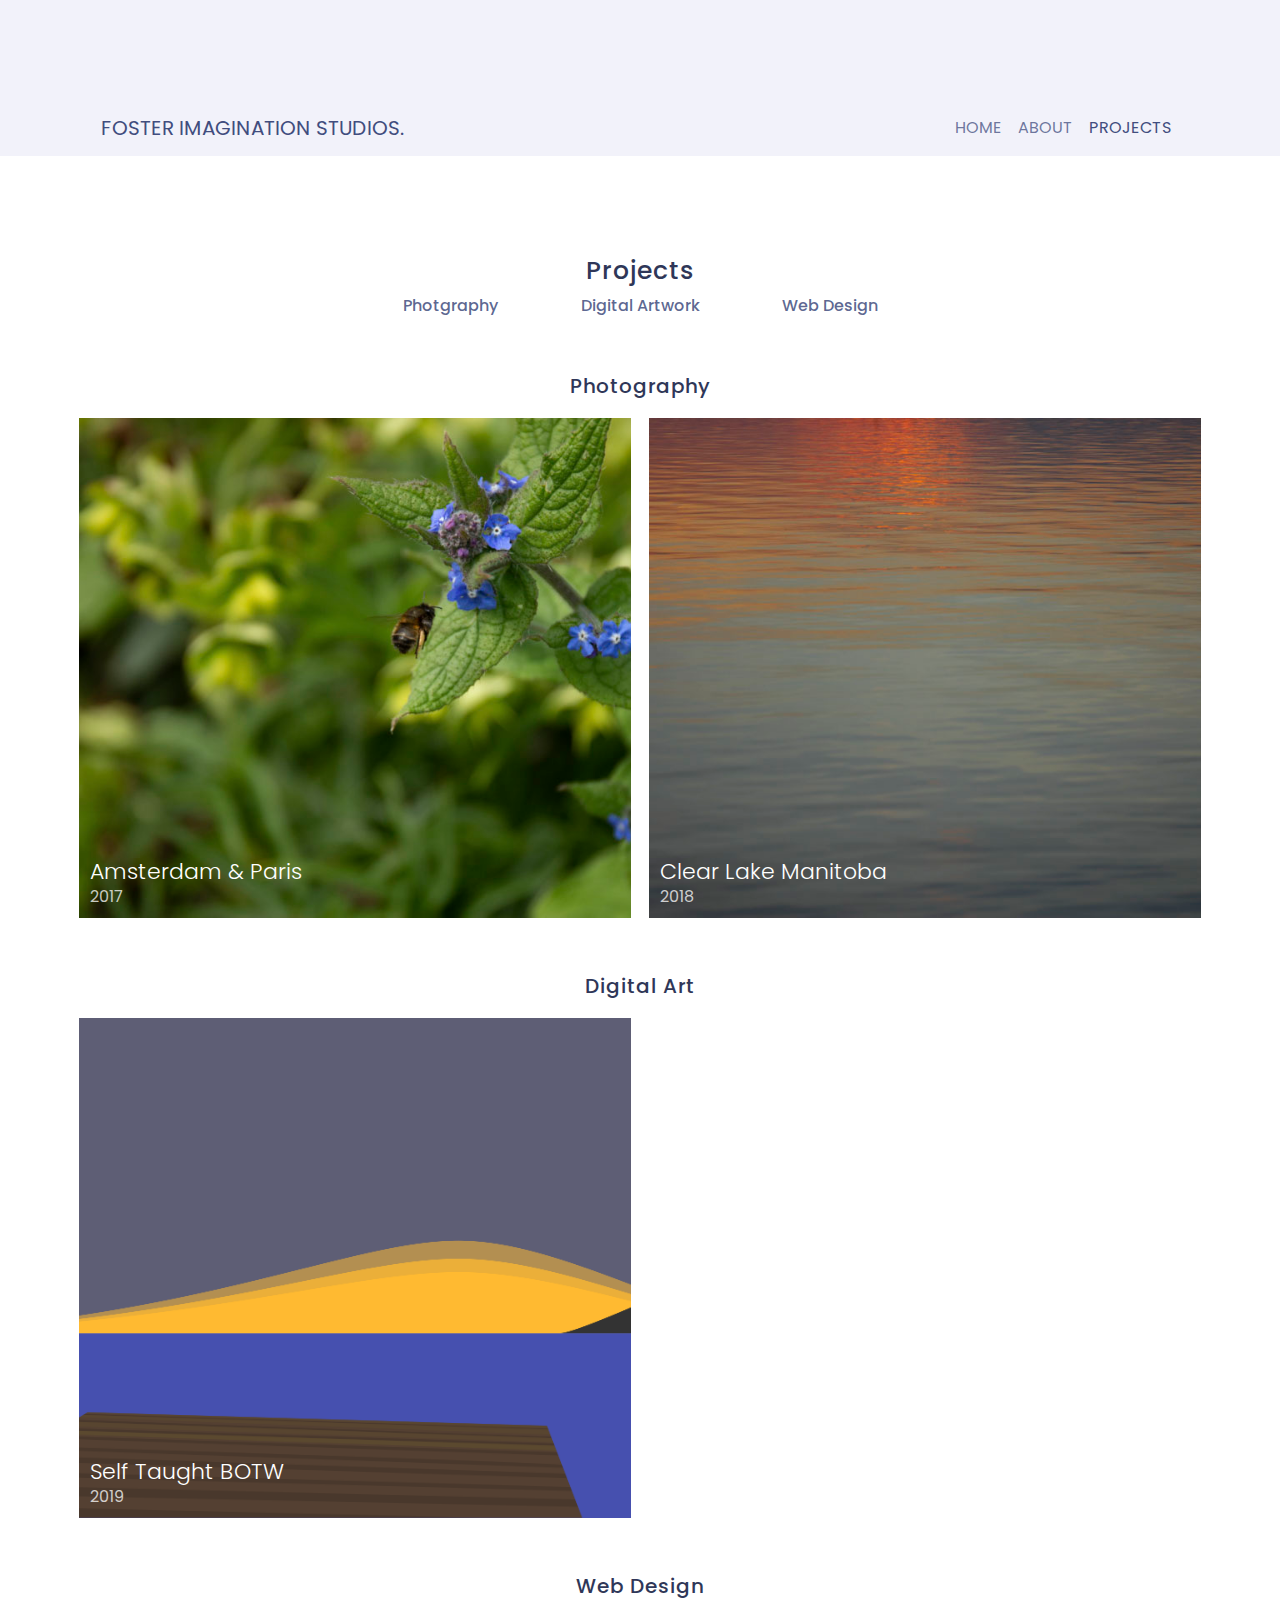
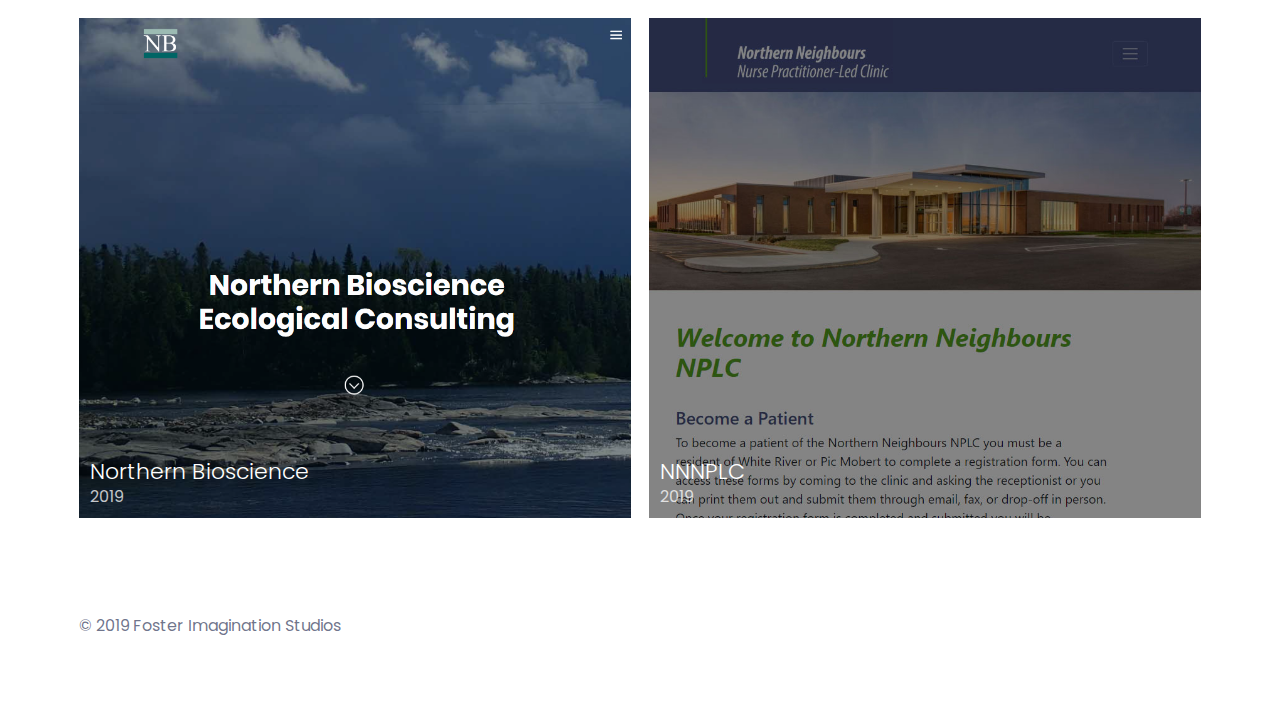
<file: projects.html>
<!doctype html>
<html lang="en">

<head>
    <!-- Required meta tags -->
    <meta charset="utf-8">
    <meta name="viewport" content="width=device-width, initial-scale=1, shrink-to-fit=no">

    <!-- Bootstrap CSS -->
    <link rel="stylesheet" href="https://stackpath.bootstrapcdn.com/bootstrap/4.3.1/css/bootstrap.min.css" integrity="sha384-ggOyR0iXCbMQv3Xipma34MD+dH/1fQ784/j6cY/iJTQUOhcWr7x9JvoRxT2MZw1T" crossorigin="anonymous">

    <!-- My CSS -->
    <link rel="stylesheet" href="style.css">

    <!-- Fonts -->
    <link href="https://fonts.googleapis.com/css?family=Poppins:300, 400" rel="stylesheet">

    <!--Icons-->
    <link rel="stylesheet" href="https://use.fontawesome.com/releases/v5.8.1/css/all.css" integrity="sha384-50oBUHEmvpQ+1lW4y57PTFmhCaXp0ML5d60M1M7uH2+nqUivzIebhndOJK28anvf" crossorigin="anonymous">

    <link rel="apple-touch-icon" sizes="180x180" href="/apple-touch-icon.png">
    <link rel="icon" type="image/png" sizes="32x32" href="/favicon-32x32.png">
    <link rel="icon" type="image/png" sizes="16x16" href="/favicon-16x16.png">
    <link rel="manifest" href="/site.webmanifest">
    <link rel="mask-icon" href="/safari-pinned-tab.svg" color="#5bbad5">
    <meta name="msapplication-TileColor" content="#00aba9">
    <meta name="theme-color" content="#c97eff">

    <title>Projects | FI Studios</title>
</head>

<body>
    <div class="navigation header"></div>
    <div class="navigation sticky-top">
        <div class="container">
            <nav class="navbar navbar-expand-md">
                <a class="navbar-brand" href="index.html">FOSTER IMAGINATION STUDIOS.</a>
                <button class="navbar-toggler navbar-light" type="button" data-toggle="collapse" data-target="#navbarNavAltMarkup" aria-controls="navbarNavAltMarkup" aria-expanded="false" aria-label="Toggle navigation">
                    <span class="navbar-toggler-icon"></span>
                </button>
                <div class="collapse navbar-collapse" id="navbarNavAltMarkup">
                    <div class="navbar-nav ml-auto">
                        <a class="nav-item nav-link" href="index.html">HOME <span class="sr-only">(current)</span></a>
                        <a class="nav-item nav-link" href="about.html">ABOUT</a>
                        <a class="nav-item nav-link active" href="projects.html">PROJECTS <span class="sr-only">(current)</span></a>
                    </div>
                </div>
            </nav>
        </div>
    </div>
    <div class="container content">
        <div class="row projects">
            <div class="col-lg-3 col-md-2"></div>
            <div class="col-lg-6 col-md-8">
                <h2>Projects</h2>
                <div class="row">
                    <div class="col-4">
                        <a class="link" href="#photography">
                            <p>Photgraphy</p>
                        </a>
                    </div>
                    <div class="col-4">
                        <a class="link" href="#art">
                            <p>Digital Artwork</p>
                        </a>
                    </div>
                    <div class="col-4">
                        <a class="link" href="#web">
                            <p>Web Design</p>
                        </a>
                    </div>
                </div>
            </div>
            <div class="col-lg-3 col-md-2"></div>
        </div>
        <div class="showcase">
            <h2 id="photography">Photography</h2>
            <div class="row gutter-fix">
                <div class="col-lg-6">
                    <a href="#" class="bg-img" style="background-image: url(img/eu-08.jpg);">
                        <div class="project-title">
                            <h2>Amsterdam &amp; Paris</h2>
                            <p>2017</p>
                        </div>
                    </a>
                </div>
                <div class="col-lg-6">
                    <a href="clear.html" class="bg-img" style="background-image: url(img/clear-02.jpg);">
                        <div class="project-title">
                            <h2>Clear Lake Manitoba</h2>
                            <p>2018</p>
                        </div>
                    </a>
                </div>
            </div>
            <h2 id="art">Digital Art</h2>
            <div class="row gutter-fix">
                <div class="col-lg-6">
                    <a href="#" class="bg-img" style="background-image: url(img/art-01.png);">
                        <div class="project-title">
                            <h2>Self Taught BOTW</h2>
                            <p>2019</p>
                        </div>
                    </a>
                </div>
            </div>
            <h2 id="web">Web Design</h2>
            <div class="row gutter-fix">
                <div class="col-lg-6">
                    <a href="#" class="bg-img" style="background-image: url(img/nb-1.png);">
                        <div class="project-title">
                            <h2>Northern Bioscience</h2>
                            <p>2019</p>
                        </div>
                    </a>
                </div>
                <div class="col-lg-6">
                    <a href="#" class="bg-img" style="background-image: url(img/nn-project.jpg);">
                        <div class="project-title">
                            <h2>NNNPLC</h2>
                            <p>2019</p>
                        </div>
                    </a>
                </div>
            </div>
        </div>
    </div>
    <footer>
        <div class="container">
            <div class="row gutter-fix">
                <div class="col-9">
                    <p>&copy; 2019 Foster Imagination Studios</p>
                </div>
                <div class="col-3">
                    <div class="d-flex flex-row-reverse">
                        <div>
                            <a class="social" href="https://www.instagram.com/ambfoster/" target="_blank">
                                <i class="fab fa-instagram"></i>
                            </a>
                        </div>
                        <div>
                            <a class="social" href="https://www.linkedin.com/in/ambfoster/" target="_blank">
                                <i class="fab fa-linkedin-in"></i>
                            </a>
                        </div>
                    </div>
                </div>
            </div>
        </div>
    </footer>

    <!-- Optional JavaScript -->
    <!-- jQuery first, then Popper.js, then Bootstrap JS -->
    <script src="https://code.jquery.com/jquery-3.3.1.slim.min.js" integrity="sha384-q8i/X+965DzO0rT7abK41JStQIAqVgRVzpbzo5smXKp4YfRvH+8abtTE1Pi6jizo" crossorigin="anonymous"></script>
    <script src="https://cdnjs.cloudflare.com/ajax/libs/popper.js/1.14.7/umd/popper.min.js" integrity="sha384-UO2eT0CpHqdSJQ6hJty5KVphtPhzWj9WO1clHTMGa3JDZwrnQq4sF86dIHNDz0W1" crossorigin="anonymous"></script>
    <script src="https://stackpath.bootstrapcdn.com/bootstrap/4.3.1/js/bootstrap.min.js" integrity="sha384-JjSmVgyd0p3pXB1rRibZUAYoIIy6OrQ6VrjIEaFf/nJGzIxFDsf4x0xIM+B07jRM" crossorigin="anonymous"></script>
</body>

</html>
</file>
<file: style.css>
/* GLOBAL */
html{
    scroll-behavior: smooth;
}

body{
    font-family: 'Poppins', sans-serif;
    letter-spacing: px;
    color: rgb(47,55,88);
}
.content{
    margin-bottom: 80px;
}

/*-- Nav Bar --*/
#logo{
    margin-left: 310px;
    width: 100px;
}
.header{
    padding-top: 100px;
}
.navigation{
    background-color: #F2F2FA;
    color:  rgb(65,77,126);
}
.navbar-brand{
    color: rgb(65,77,126);
}
.navbar-brand:hover{
    color: rgb(65,77,126);
}
.navbar .nav-link{
    color: rgb(65,77,126,0.75);
}
.navbar-nav .active{
    color: rgb(65,77,126);
}
.navbar .nav-link:hover{
    color: rgb(65,77,126);
}

/*-- Project Title Cards --*/

.bg-img {
  background-size: cover;
  background-position: center center;
  background-repeat: no-repeat;
  height: 500px;
  margin-bottom: 16px;
  display: block;
}
.bg-img h2{
  font-size: 22px;
    font-weight: 300;
}

.bg-img .project-title{
  text-align: left;
  bottom: 20px;
  left: 20px;
  position: absolute;
}

.bg-img .project-title h2, .bg-img .project-title p {
  color: #ffffff;
  position: relative;
}

.bg-img .project-title h2 {
  margin: 0;
  -webkit-transition: .3s all ease;
  transition: .3s all ease;
}

.bg-img .project-title p {
  margin: 0;
    margin-bottom: 5px;
  padding: 0;
  color: rgba(255, 255, 255, 0.75);
  -webkit-transition: .3s all ease;
  transition: .3s all ease;
}

.bg-img:hover p, .bg-img:hover h2 {
  margin-left: 10px;
}

.gutter-fix > div[class*='col-'] {
  padding-right: 9px;
  padding-left: 9px;
}




/* HOME PAGE */
.intro{
    text-align: center;
    margin-top: 100px;
    margin-bottom: 30px;
    font-weight: 500;
}

.intro h2{
    font-size: 25px;
    letter-spacing: 1px;
}


/* ABOUT */
.about{
    margin-top: 50px;
}
.profile-img{
    margin-bottom: 30px;
}
.contact{
    margin-top: 20px;
}



/* PROJECTS */
.projects{
    text-align: center;
    margin-top: 100px;
    font-weight: 500;
}

.projects h2{
    font-size: 25px;
    letter-spacing: 1px;
}
.projects .link{
    color: rgb(65,77,126,0.85);
}
.projects .link:hover{
    color: rgb(65,77,126);
}

#photography, #art, #web{
    font-size: 20px;
    letter-spacing: 1px;
    margin-top: 40px;
    text-align: center;
    margin-bottom: 20px;
}
.photos{
    width: 100%;
    margin-bottom: 20px;
}






/* FOOTER */
footer{
   margin-bottom: 50px;
}
footer p{
    color: rgb(47,55,88,0.7);
}
footer .fab{
    font-size: 20px;
}
footer .social{
    color: rgb(47,55,88);
    margin-right: 12px;
}
footer .social:hover{
    color: #558AB6;
}





/* MEDIA QUERIES */


@media (max-width: 1200px) {
  .bg-img {
    height: 350px;
  }
}
@media (max-width:991px){
}

@media(max-width:767px){
    .header{
        display: none;
    }
    .navbar-brand{
        font-size: 18px;
        margin-right: 5px;
    }
    .intro{
        margin-top: 60px;
    }
}
</file>
